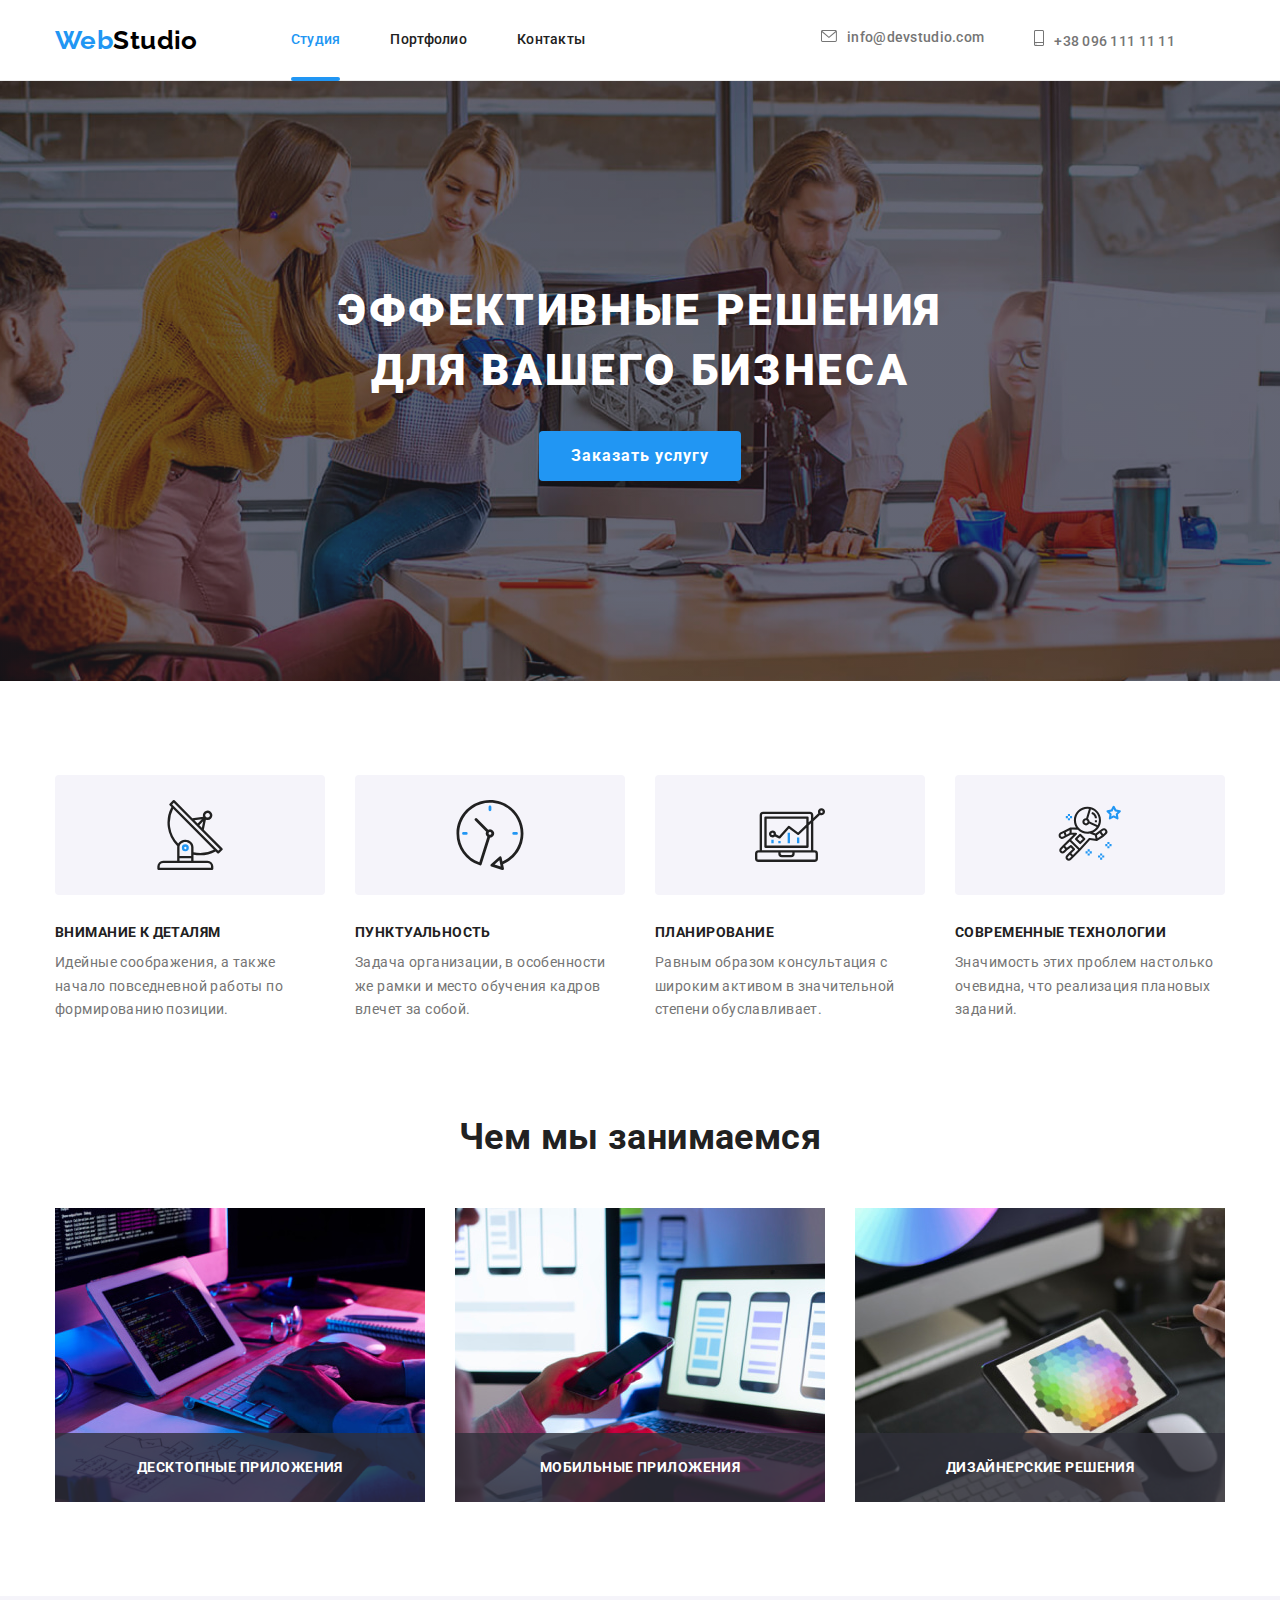
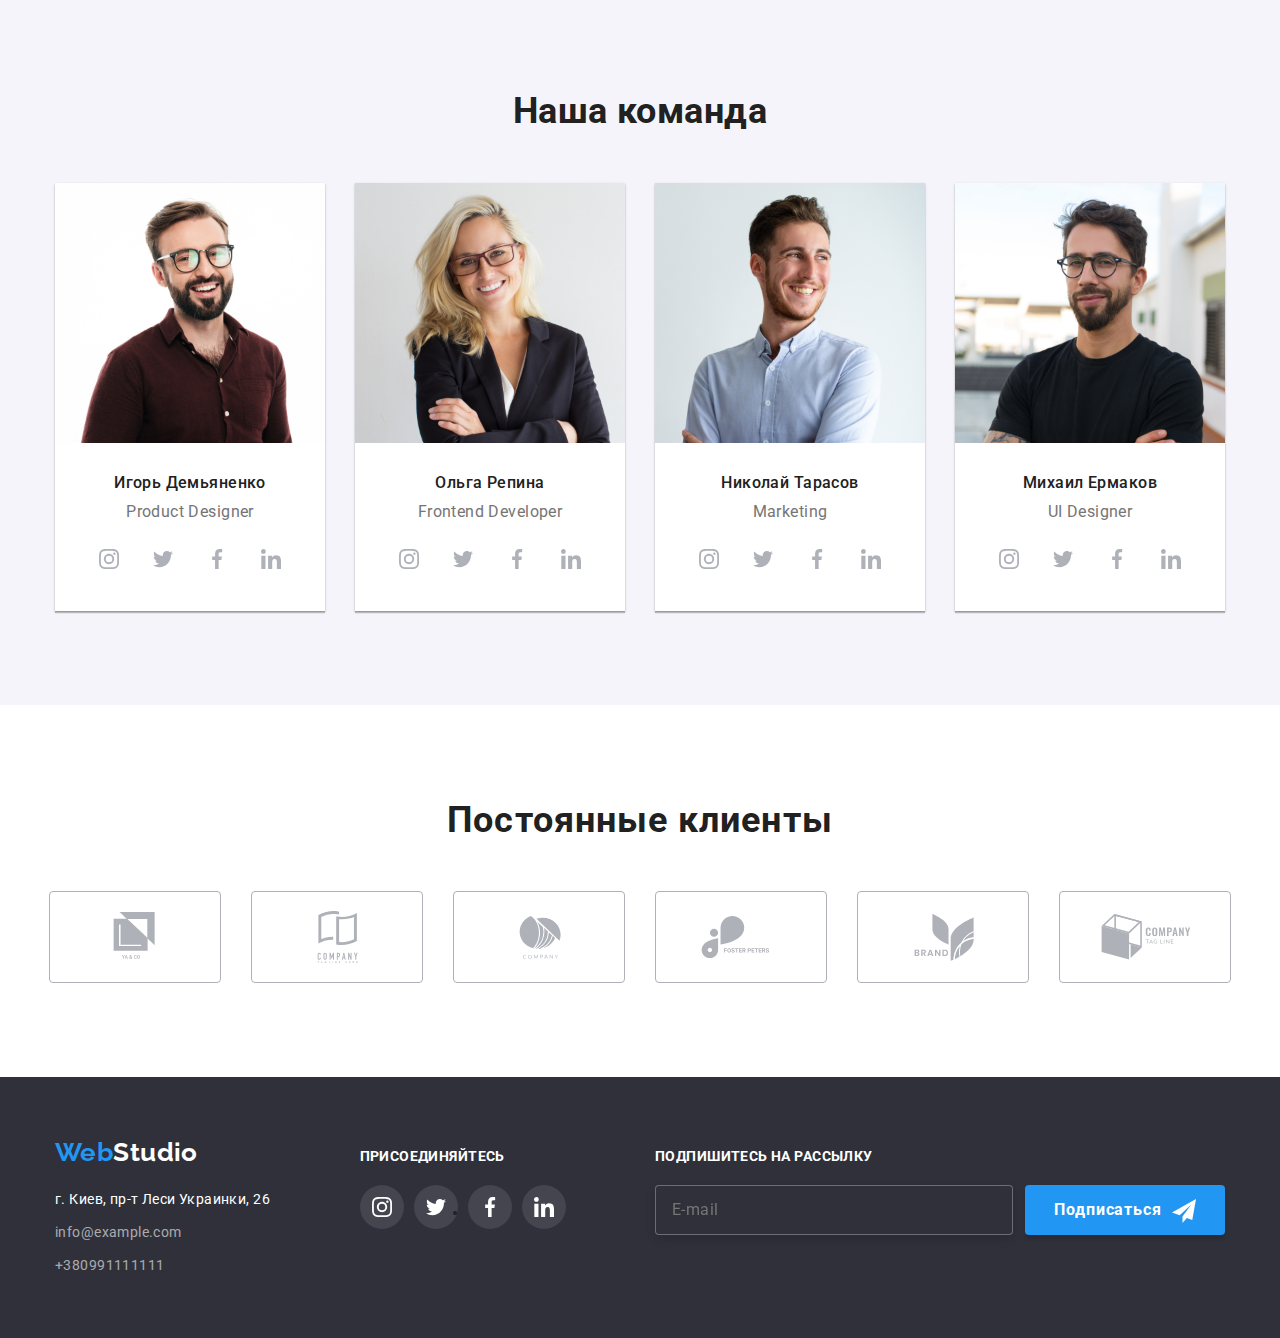
<file: index.html>
<!DOCTYPE html>
<html lang="ru">

<head>
    <meta charset="UTF-8" />
    <meta http-equiv="X-UA-Compatible" content="IE=edge" />
    <meta name="viewport" content="width=device-width, initial-scale=1.0" />
    <title lang="en">WebStudio</title>
    <link rel="stylesheet" href="https://cdn.jsdelivr.net/npm/modern-normalize@1.1.0/modern-normalize.min.css" />
    <link rel="preconnect" href="https://fonts.googleapis.com" />
    <link rel="preconnect" href="https://fonts.gstatic.com" crossorigin />
    <link href="https://fonts.googleapis.com/css2?family=Raleway:wght@700&family=Roboto:wght@400;500;700;900&display=swap" rel="stylesheet" />
    <link rel="stylesheet" href="./css/styles.css" />
</head>

<body>
    <!-- section header -->

    <header class="header">
        <div class="container header-container">
            <a class="header-logo logo link" href="" lang="en"><span class="logo-section">Web</span>Studio</a>
            <nav class="header-nav">
                <ul class="nav-list list">
                    <li class="nav-item">
                        <a class="nav-link link current" href="./index.html">Студия</a>
                    </li>
                    <li class="nav-item">
                        <a class="nav-link link" href="./portfolio.html">Портфолио</a>
                    </li>
                    <li class="nav-item">
                        <a class="nav-link link" href="">Контакты</a>
                    </li>
                </ul>
            </nav>

            <ul class="header-contact list">
                <li class="header-contact-item">
                    <a class="header-mail link" href="mailto:info@devstudio.com">
                        <svg class="icon-header" width="16" height="12">
                            <use href="./images/icons.svg#mail" aria-label="mail"></use>
                        </svg>info@devstudio.com</a>
                </li>
                <li class="header-contact-item">
                    <a class="header-phone link" href="tel:+380961111111">
                        <svg class="icon-header" width="10" height="16">
                            <use href="./images/icons.svg#phone" aria-label="phone"></use>
                        </svg>+38 096 111 11 11</a>
                </li>
            </ul>
        </div>
    </header>

    <!-- main section -->

    <main>
        <!-- section hero -->

        <section class="section-hero">
            <div class="container">
                <h1 class="hero-title">Эффективные решения для вашего бизнеса</h1>
                <button class="hero-btn" type="button" data-modal-open>Заказать услугу</button>
            </div>
        </section>

        <!-- section advantage -->

        <h2 class="visually-hidden">Преимущества</h2>

        <section class="section">
            <div class="container">
                <h2 class="visually-hidden">Преимущества</h2>
                <ul class="list-advantage list">
                    <li class="item-advantage">
                        <div class="icon-advantage-wrapper">
                            <svg width="70" height="70">
                                <use href="./images/icons.svg#antenna" aria-label="antenna"></use>
                            </svg>
                        </div>
                        <h3 class="title-advantage">Внимание к деталям</h3>
                        <p class="description-advantage">
                            Идейные соображения, а также начало повседневной работы по формированию позиции.
                        </p>
                    </li>
                    <li class="item-advantage">
                        <div class="icon-advantage-wrapper">
                            <svg width="70" height="70">
                                <use href="./images/icons.svg#clock" aria-label="clock"></use>
                            </svg>
                        </div>
                        <h3 class="title-advantage">Пунктуальность</h3>
                        <p class="description-advantage">
                            Задача организации, в особенности же рамки и место обучения кадров влечет за собой.
                        </p>
                    </li>
                    <li class="item-advantage">
                        <div class="icon-advantage-wrapper">
                            <svg width="70" height="70">
                                <use href="./images/icons.svg#diagram" aria-label="diagram"></use>
                            </svg>
                        </div>
                        <h3 class="title-advantage">Планирование</h3>
                        <p class="description-advantage">
                            Равным образом консультация с широким активом в значительной степени обуславливает.
                        </p>
                    </li>
                    <li class="item-advantage">
                        <div class="icon-advantage-wrapper">
                            <svg width="70" height="70">
                                <use href="./images/icons.svg#astronaut" aria-label="astronaut"></use>
                            </svg>
                        </div>
                        <h3 class="title-advantage">Современные технологии</h3>
                        <p class="description-advantage">
                            Значимость этих проблем настолько очевидна, что реализация плановых заданий.
                        </p>
                    </li>
                </ul>
            </div>
        </section>

        <!-- section examples -->

        <section class="section-examples section">
            <div class="container">
                <h2 class="title-examples">Чем мы занимаемся</h2>
                <ul class="list-examples list">
                    <li class="item-examples">
                        <img class="img-examples" src="./images/work-examples/work_examples_1.jpg" alt="фото 1" width="370" height="294" />
                        <div class="examples-wrapper">
                            <p class="examples-label">Десктопные приложения</p>
                        </div>
                    </li>
                    <li class="item-examples">
                        <img class="img-examples" src="./images/work-examples/work_examples_2.jpg" alt="фото 2" width="370" height="294" />
                        <div class="examples-wrapper">
                            <p class="examples-label">Мобильные приложения</p>
                        </div>
                    </li>
                    <li class="item-examples">
                        <img class="img-examples" src="./images/work-examples/work_examples_3.jpg" alt="фото 3" width="370" height="294" />
                        <div class="examples-wrapper">
                            <p class="examples-label">Дизайнерские решения</p>
                        </div>
                    </li>
                </ul>
            </div>
        </section>

        <!-- section our team -->

        <section class="section-team section">
            <div class="container">
                <h2 class="title-team">Наша команда</h2>
                <ul class="list-team list">
                    <li class="item-team">
                        <img class="img-team" src="./images/our-team/Ihor_Demyanenko.jpg" alt="photo Ihor Demyanenko" width="270" height="260" />
                        <div class="block-description-team">
                            <h3 class="list-title-team">Игорь Демьяненко</h3>
                            <p class="description-team" lang="en">Product Designer</p>
                            <ul class="sotial-link">
                                <li class="social-icon-list list">
                                    <a class="social-link-icon" href="">
                                        <svg class="social-icon" width="20" height="20">
                                            <use href="./images/icons.svg#instagram" aria-label="instagram"></use>
                                        </svg>
                                    </a>
                                </li>
                                <li class="social-icon-list list">
                                    <a class="social-link-icon" href="">
                                        <svg class="social-icon" width="20" height="20">
                                            <use href="./images/icons.svg#twitter" aria-label="twitter"></use>
                                        </svg>
                                    </a>
                                </li>
                                <li class="social-icon-list list">
                                    <a class="social-link-icon" href="">
                                        <svg class="social-icon" width="20" height="20">
                                            <use href="./images/icons.svg#facebook" aria-label="facebook"></use>
                                        </svg>
                                    </a>
                                </li>
                                <li class="social-icon-list list">
                                    <a class="social-link-icon" href="">
                                        <svg class="social-icon" width="20" height="20">
                                            <use href="./images/icons.svg#linkedin" aria-label="linkedin"></use>
                                        </svg>
                                    </a>
                                </li>
                            </ul>
                        </div>
                    </li>
                    <li class="item-team">
                        <img class="img-team" src="./images/our-team/Olga_Repina.jpg" alt="photo Olha Repina" width="270" height="260" />
                        <div class="block-description-team">
                            <h3 class="list-title-team">Ольга Репина</h3>
                            <p class="description-team" lang="en">Frontend Developer</p>
                            <ul class="sotial-link">
                                <li class="social-icon-list list">
                                    <a class="social-link-icon" href="">
                                        <svg class="social-icon" width="20" height="20">
                                            <use href="./images/icons.svg#instagram" aria-label="instagram"></use>
                                        </svg>
                                    </a>
                                </li>
                                <li class="social-icon-list list">
                                    <a class="social-link-icon" href="">
                                        <svg class="social-icon" width="20" height="20">
                                            <use href="./images/icons.svg#twitter" aria-label="twitter"></use>
                                        </svg>
                                    </a>
                                </li>
                                <li class="social-icon-list list">
                                    <a class="social-link-icon" href="">
                                        <svg class="social-icon" width="20" height="20">
                                            <use href="./images/icons.svg#facebook" aria-label="facebook"></use>
                                        </svg>
                                    </a>
                                </li>
                                <li class="social-icon-list list">
                                    <a class="social-link-icon" href="">
                                        <svg class="social-icon" width="20" height="20">
                                            <use href="./images/icons.svg#linkedin" aria-label="linkedin"></use>
                                        </svg>
                                    </a>
                                </li>
                            </ul>
                        </div>
                    </li>
                    <li class="item-team">
                        <img class="img-team" src="./images/our-team/Nicolay_Tarasov.jpg" alt="photo Nikolay Tarasov" width="270" height="260" />
                        <div class="block-description-team">
                            <h3 class="list-title-team">Николай Тарасов</h3>
                            <p class="description-team" lang="en">Marketing</p>
                            <ul class="sotial-link">
                                <li class="social-icon-list list">
                                    <a class="social-link-icon" href="">
                                        <svg class="social-icon" width="20" height="20">
                                            <use href="./images/icons.svg#instagram" aria-label="instagram"></use>
                                        </svg>
                                    </a>
                                </li>
                                <li class="social-icon-list list">
                                    <a class="social-link-icon" href="">
                                        <svg class="social-icon" width="20" height="20">
                                            <use href="./images/icons.svg#twitter" aria-label="twitter"></use>
                                        </svg>
                                    </a>
                                </li>
                                <li class="social-icon-list list">
                                    <a class="social-link-icon" href="">
                                        <svg class="social-icon" width="20" height="20">
                                            <use href="./images/icons.svg#facebook" aria-label="facebook"></use>
                                        </svg>
                                    </a>
                                </li>
                                <li class="social-icon-list list">
                                    <a class="social-link-icon" href="">
                                        <svg class="social-icon" width="20" height="20">
                                            <use href="./images/icons.svg#linkedin" aria-label="linkedin"></use>
                                        </svg>
                                    </a>
                                </li>
                            </ul>
                        </div>
                    </li>
                    <li class="item-team">
                        <img class="img-team" src="./images/our-team/Mychail_Ermakov.jpg" alt="photo Mykhail Ermakov" width="270" height="260" />
                        <div class="block-description-team">
                            <h3 class="list-title-team">Михаил Ермаков</h3>
                            <p class="description-team" lang="en">UI Designer</p>
                            <ul class="sotial-link">
                                <li class="social-icon-list list">
                                    <a class="social-link-icon" href="">
                                        <svg class="social-icon" width="20" height="20">
                                            <use href="./images/icons.svg#instagram" aria-label="instagram"></use>
                                        </svg>
                                    </a>
                                </li>
                                <li class="social-icon-list list">
                                    <a class="social-link-icon" href="">
                                        <svg class="social-icon" width="20" height="20">
                                            <use href="./images/icons.svg#twitter" aria-label="twitter"></use>
                                        </svg>
                                    </a>
                                </li>
                                <li class="social-icon-list list">
                                    <a class="social-link-icon" href="">
                                        <svg class="social-icon" width="20" height="20">
                                            <use href="./images/icons.svg#facebook" aria-label="facebook"></use>
                                        </svg>
                                    </a>
                                </li>
                                <li class="social-icon-list list">
                                    <a class="social-link-icon" href="">
                                        <svg class="social-icon" width="20" height="20">
                                            <use href="./images/icons.svg#linkedin" aria-label="linkedin"></use>
                                        </svg>
                                    </a>
                                </li>
                            </ul>
                        </div>
                    </li>
                </ul>
            </div>
        </section>

        <!-- regular customers -->

        <section class="regular-customers section">
            <h2 class="title-customers">Постоянные клиенты</h2>
            <div class="customers-wrapper">
                <ul class="customers-list list">
                    <li class="customers-item">
                        <a class="customers-link " href="">
                            <svg class="customers-icon" width="170" height="90">
                                <use href="./images/icons.svg#Client-1" aria-label="Client-1"></use>
                            </svg>
                        </a>
                    </li>
                    <li class="customers-item">
                        <a href="" class="customers-link">
                            <svg width="170" height="90" class="customers-icon">
                                <use href="./images/icons.svg#Client-2" aria-label="Client-2"></use>
                            </svg>
                        </a>
                    </li>
                    <li class="customers-item">
                        <a href="" class="customers-link">
                            <svg width="170" height="90" class="customers-icon">
                                <use href="./images/icons.svg#Client-3" aria-label="Client-3"></use>
                            </svg>
                        </a>
                    </li>
                    <li class="customers-item">
                        <a href="" class="customers-link">
                            <svg width="170" height="90" class="customers-icon">
                                <use href="./images/icons.svg#Client-4" aria-label="Client-4"></use>
                            </svg>
                        </a>
                    </li>
                    <li class="customers-item">
                        <a href="" class="customers-link">
                            <svg width="170" height="90" class="customers-icon">
                                <use href="./images/icons.svg#Client-5" aria-label="Client-5"></use>
                            </svg>
                        </a>
                    </li>
                    <li class="customers-item">
                        <a href="" class="customers-link">
                            <svg width="170" height="90" class="customers-icon">
                                <use href="./images/icons.svg#Client-6" aria-label="Client-6"></use>
                            </svg>
                        </a>
                    </li>
                </ul>
            </div>
        </section>
    </main>

    <!-- section footer -->

    <footer class="footer">
        <div class="container container-wrapper-footer">
            <div class="footer-first-part">
                <a class="footer-logo logo link" href="" lang="en"><span class="logo-section">Web</span>Studio</a>
                <adress>
                    <ul class="list footer-nav-list">
                        <li class="footer-nav">
                            <a class="footer-adress">г. Киев, пр-т Леси Украинки, 26</a>
                        </li>
                        <li class="footer-nav">
                            <a class="footer-link-mail link" href="info@example.com">info@example.com</a>
                        </li>
                        <li class="footer-nav">
                            <a class="footer-link-phone link" href="tel:+380991111111">+380991111111</a>
                        </li>
                    </ul>
                </adress>
            </div>
            <div class="footer-second-part">
                <b class="join">Присоединяйтесь</b>
                <ul class="sotial-link-footer">
                    <li class="social-icon-list-footer list">
                        <a class="social-link-icon-footer" href="">
                            <svg class="social-icon-footer" width="20" height="20">
                                <use href="./images/icons.svg#instagram" aria-label="instagram"></use>
                            </svg>
                        </a>
                    </li>
                    <li class="social-icon-list-footer list">
                        <a class="social-link-icon-footer" href="">
                            <svg class="social-icon-footer" width="20" height="20">
                                <use href="./images/icons.svg#twitter" aria-label="twitter"></use>
                            </svg>
                        </a>
                    </li>
                    <li class="social-icon-list list-footer">
                        <a class="social-link-icon-footer" href="">
                            <svg class="social-icon-footer" width="20" height="20">
                                <use href="./images/icons.svg#facebook" aria-label="facebook"></use>
                            </svg>
                        </a>
                    </li>
                    <li class="social-icon-list-footer list">
                        <a class="social-link-icon-footer" href="">
                            <svg class="social-icon-footer" width="20" height="20">
                                <use href="./images/icons.svg#linkedin" aria-label="linkedin"></use>
                            </svg>
                        </a>
                    </li>
                </ul>
            </div>
            <div class="form-part">
                <form action="#" class="form-footer">
                    <b class="footer-action">Подпишитесь на рассылку</b>
                    <label class="form-subscription">
                    <input class="footer-input" type="email" name="user-email" placeholder="E-mail">
                    <button class="footer-form-btn" type="submit">Подписаться
                        <svg class="form-icon-footer" width="24" height="24">
                            <use href="./images/icons.svg#icon-send" aria-label="telegram"></use>
                        </svg>
                    </button>
                </label>
                </form>
            </div>
        </div>
    </footer>

    <div class="backdrop is-hidden" data-modal>
        <div class="modal">
            <button type="button" class="modal-close-btn" data-modal-close>
                <svg width="11" height="11">
                    <use href="./images/icons.svg#close" aria-label="close-button"></use>
                </svg>

            </button>
            <form class="modal-form" action="#">
                <b class="form-action">Оставьте свои данные, мы вам перезвоним</b>

                <label class="form-description">Имя
                    <span class="form-input-wrapper">
                        <input class="form-cell" name="user-name" type="text">
                        <svg class="form-icon" width="18" height="18">
                            <use href="./images/icons.svg#phone-black" aria-label="phone"></use>
                        </svg>
                    </span>

                </label>


                <label class="form-description">Телефон
                    <span class="form-input-wrapper">
                        <input class="form-cell" name="user-phone" type="tel">
                        <svg class="form-icon" width="18" height="18">
                            <use href="./images/icons.svg#person-black" aria-label="phone"></use>
                        </svg>
                    </span>
                </label>


                <label class="form-description">Почта
                    <span class="form-input-wrapper">
                        <input class="form-cell" name="user-email" type="email">
                        <svg class="form-icon" width="18" height="18">
                            <use href="./images/icons.svg#email-black" aria-label="phone"></use>
                        </svg>
                    </span>
                </label>


                <label class="form-description">Комментарий

                    <textarea class="form-message" name="user-message" placeholder="Введите текст"></textarea>
                </label>



                <label class="form-agreement" for="policy-check">
                    <input class="form-checkbox visually-hidden" name="user-checkbox" type="checkbox" id="policy-check">
                    <span class="form-check"></span>Соглашаюсь с рассылкой и принимаю <a class="form-policy" href=""> Условия договора</a>
            </label>


                <button class="form-send-btn" type="submit">Отправить</button>

            </form>
        </div>
    </div>
    <script src="./js/modal.js"></script>
</body>

</html>
</file>
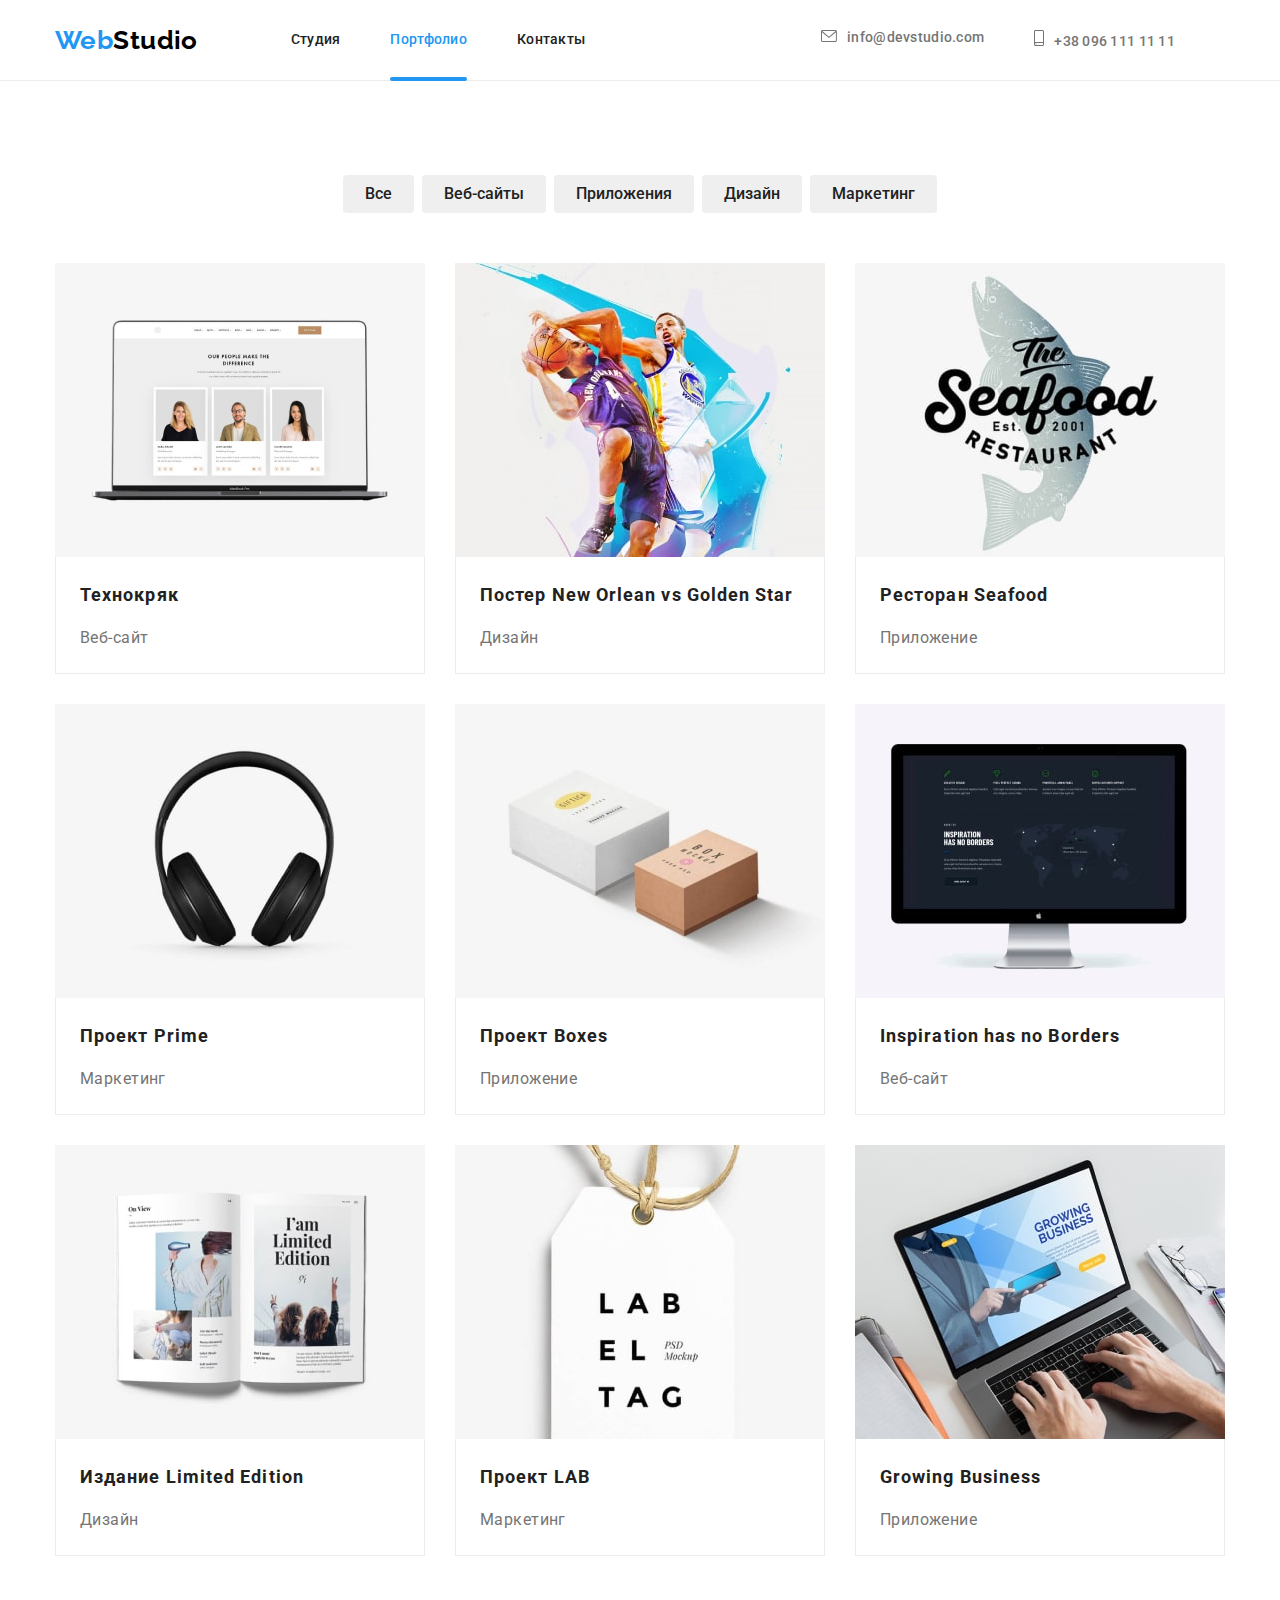
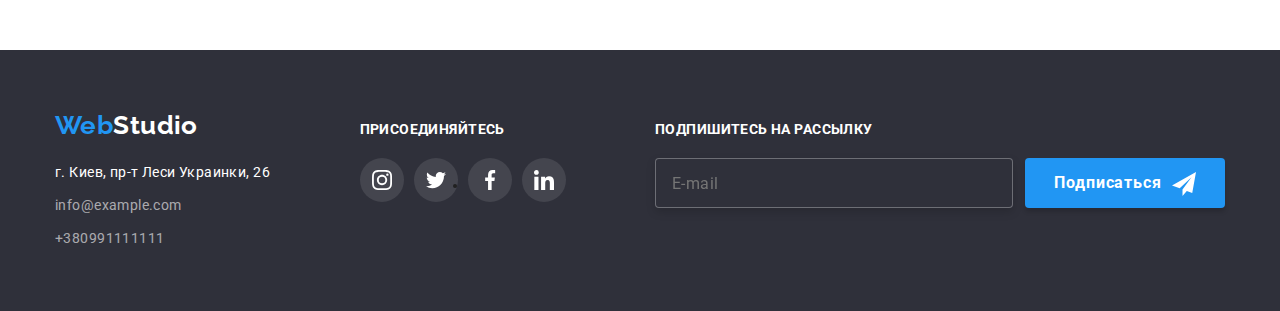
<file: portfolio.html>
<!DOCTYPE html>
<html lang="ru">

<head>
    <meta charset="UTF-8" />
    <meta http-equiv="X-UA-Compatible" content="IE=edge" />
    <meta name="viewport" content="width=device-width, initial-scale=1.0" />
    <title>Document</title>
    <link rel="stylesheet" href="https://cdn.jsdelivr.net/npm/modern-normalize@1.1.0/modern-normalize.min.css" />
    <link rel="preconnect" href="https://fonts.googleapis.com" />
    <link rel="preconnect" href="https://fonts.gstatic.com" crossorigin />
    <link href="https://fonts.googleapis.com/css2?family=Raleway:wght@700&family=Roboto:wght@400;500;700;900&display=swap" rel="stylesheet" />
    <link rel="stylesheet" href="./css/styles.css" />
</head>

<body>
    <!-- section header -->

    <header class="header">
        <div class="container header-container">
            <a class="header-logo logo link" href="" lang="en"><span class="logo-section">Web</span>Studio</a>
            <nav class="header-nav">
                <ul class="nav-list list">
                    <li class="nav-item">
                        <a class="nav-link link" href="./index.html">Студия</a>
                    </li>
                    <li class="nav-item">
                        <a class="nav-link link current" href="./portfolio.html">Портфолио</a>
                    </li>
                    <li class="nav-item">
                        <a class="nav-link link" href="">Контакты</a>
                    </li>
                </ul>
            </nav>

            <ul class="header-contact list">
                <li class="header-contact-item">
                    <a class="header-mail link" href="mailto:info@devstudio.com">
                        <svg class="icon-header" width="16" height="12">
                            <use href="./images/icons.svg#mail" aria-label="mail"></use>
                        </svg>info@devstudio.com</a>
                </li>
                <li class="header-contact-item">
                    <a class="header-phone link" href="tel:+380961111111">
                        <svg class="icon-header" width="10" height="16">
                            <use href="./images/icons.svg#phone" aria-label="phone"></use>
                        </svg>+38 096 111 11 11</a>
                </li>
            </ul>
        </div>
    </header>

    <!-- main section -->

    <main class="main-container">


        <section class="section">
            <div class="container">
                <h1 class="visually-hidden">Портфолио</h1>
                <ul class="btn-list list">
                    <li class="btn-item">
                        <button class="btn" type="button">Все</button>
                    </li>
                    <li class="btn-item">
                        <button class="btn" type="button">Веб-сайты</button>
                    </li>
                    <li class="btn-item">
                        <button class="btn" type="button">Приложения</button>
                    </li>
                    <li class="btn-item">
                        <button class="btn" type="button">Дизайн</button>
                    </li>
                    <li class="btn-item">
                        <button class="btn" type="button">Маркетинг</button>
                    </li>
                </ul>


                <ul class="list-portfolio list">
                    <li class="item-portfolio">
                        <a class="link-portfolio link" href="">
                            <div class="position-wrapper">
                                <img class="img-portfolio" src="./images/image-portfolio/img-min.jpg" alt="" width="370" height="294" />
                                <p class="overlay">Технокряк это современная площадка распространения коронавируса. Компании используют эту платформу для цифрового шпионажа и атак на защищённые сервера конкурентов</p>
                            </div>
                            <div class="description-portfolio">
                                <h2 class="title-portfolio">Технокряк</h2>
                                <p class="name-portfolio">Веб-сайт</p>
                            </div>
                        </a>
                    </li>
                    <li class="item-portfolio">
                        <a class="link-portfolio link" href="">
                            <div class="position-wrapper">
                                <img class="img-portfolio" src="./images/image-portfolio/img-1-min.jpg" alt="" width="370" height="294" />
                                <p class="overlay">Технокряк это современная площадка распространения коронавируса. Компании используют эту платформу для цифрового шпионажа и атак на защищённые сервера конкурентов</p>
                            </div>
                            <div class="description-portfolio">
                                <h2 class="title-portfolio">Постер New Orlean vs Golden Star</h2>
                                <p class="name-portfolio">Дизайн</p>
                            </div>
                        </a>
                    </li>
                    <li class="item-portfolio">
                        <a class="link-portfolio link" href="">
                            <div class="position-wrapper">
                                <img class="img-portfolio" src="./images/image-portfolio/img-2-min.jpg" alt="" width="370" height="294" />
                                <p class="overlay">Технокряк это современная площадка распространения коронавируса. Компании используют эту платформу для цифрового шпионажа и атак на защищённые сервера конкурентов</p>
                            </div>
                            <div class="description-portfolio">
                                <h2 class="title-portfolio">Ресторан Seafood</h2>
                                <p class="name-portfolio">Приложение</p>
                            </div>
                        </a>
                    </li>
                    <li class="item-portfolio">
                        <a class="link-portfolio link" href="">
                            <div class="position-wrapper">
                                <img class="img-portfolio" src="./images/image-portfolio/img-3-min.jpg" alt="" width="370" height="294" />
                                <p class="overlay">Технокряк это современная площадка распространения коронавируса. Компании используют эту платформу для цифрового шпионажа и атак на защищённые сервера конкурентов</p>
                            </div>
                            <div class="description-portfolio">
                                <h2 class="title-portfolio">Проект Prime</h2>
                                <p class="name-portfolio">Маркетинг</p>
                            </div>
                        </a>
                    </li>
                    <li class="item-portfolio">
                        <a class="link-portfolio link" href="">
                            <div class="position-wrapper">
                                <img class="img-portfolio" src="./images/image-portfolio/img-4-min.jpg" alt="" width="370" height="294" />
                                <p class="overlay">Технокряк это современная площадка распространения коронавируса. Компании используют эту платформу для цифрового шпионажа и атак на защищённые сервера конкурентов</p>
                            </div>
                            <div class="description-portfolio">
                                <h2 class="title-portfolio">Проект Boxes</h2>
                                <p class="name-portfolio">Приложение</p>
                            </div>
                        </a>
                    </li>
                    <li class="item-portfolio">
                        <a class="link-portfolio link" href="">
                            <div class="position-wrapper">
                                <img class="img-portfolio" src="./images/image-portfolio/img-5-min.jpg" alt="" width="370" height="294" />
                                <p class="overlay">Технокряк это современная площадка распространения коронавируса. Компании используют эту платформу для цифрового шпионажа и атак на защищённые сервера конкурентов</p>
                            </div>
                            <div class="description-portfolio">
                                <h2 class="title-portfolio">Inspiration has no Borders</h2>
                                <p class="name-portfolio">Веб-сайт</p>
                            </div>
                        </a>
                    </li>
                    <li class="item-portfolio">
                        <a class="link-portfolio link" href="">
                            <div class="position-wrapper">
                                <img class="img-portfolio" src="./images/image-portfolio/img-6-min.jpg" alt="" width="370" height="294" />
                                <p class="overlay">Технокряк это современная площадка распространения коронавируса. Компании используют эту платформу для цифрового шпионажа и атак на защищённые сервера конкурентов</p>
                            </div>
                            <div class="description-portfolio">
                                <h2 class="title-portfolio">Издание Limited Edition</h2>
                                <p class="name-portfolio">Дизайн</p>
                            </div>
                        </a>
                    </li>
                    <li class="item-portfolio">
                        <a class="link-portfolio link" href="">
                            <div class="position-wrapper">
                                <img class="img-portfolio" src="./images/image-portfolio/img-7-min.jpg" alt="" width="370" height="294" />
                                <p class="overlay">Технокряк это современная площадка распространения коронавируса. Компании используют эту платформу для цифрового шпионажа и атак на защищённые сервера конкурентов</p>
                            </div>
                            <div class="description-portfolio">
                                <h2 class="title-portfolio">Проект LAB</h2>
                                <p class="name-portfolio">Маркетинг</p>
                            </div>
                        </a>
                    </li>
                    <li class="item-portfolio">
                        <a class="link-portfolio link" href="">
                            <div class="position-wrapper">
                                <img class="img-portfolio" src="./images/image-portfolio/img-8-min.jpg" alt="" width="370" height="294" />
                                <p class="overlay">Технокряк это современная площадка распространения коронавируса. Компании используют эту платформу для цифрового шпионажа и атак на защищённые сервера конкурентов</p>
                            </div>
                            <div class="description-portfolio">
                                <h2 class="title-portfolio">Growing Business</h2>
                                <p class="name-portfolio">Приложение</p>
                            </div>
                        </a>
                    </li>
                </ul>
            </div>
        </section>
    </main>

    <!-- section footer -->

    <footer class="footer">
        <div class="container container-wrapper-footer">
            <div class="footer-first-part">
                <a class="footer-logo logo link" href="" lang="en"><span class="logo-section">Web</span>Studio</a>
                <adress>
                    <ul class="list">
                        <li class="footer-nav">
                            <a class="footer-adress">г. Киев, пр-т Леси Украинки, 26</a>
                        </li>
                        <li class="footer-nav">
                            <a class="footer-link-mail link" href="info@example.com">info@example.com</a>
                        </li>
                        <li class="footer-nav">
                            <a class="footer-link-phone link" href="tel:+380991111111">+380991111111</a>
                        </li>
                    </ul>
                </adress>
            </div>
            <div class="footer-second-part">
                <b class="join">Присоединяйтесь</b>
                <ul class="sotial-link-footer">
                    <li class="social-icon-list-footer list">
                        <a class="social-link-icon-footer" href="">
                            <svg class="social-icon-footer" width="20" height="20">
                                <use href="./images/icons.svg#instagram" aria-label="instagram"></use>
                            </svg>
                        </a>
                    </li>
                    <li class="social-icon-list-footer list">
                        <a class="social-link-icon-footer" href="">
                            <svg class="social-icon-footer" width="20" height="20">
                                <use href="./images/icons.svg#twitter" aria-label="twitter"></use>
                            </svg>
                        </a>
                    </li>
                    <li class="social-icon-list list-footer">
                        <a class="social-link-icon-footer" href="">
                            <svg class="social-icon-footer" width="20" height="20">
                                <use href="./images/icons.svg#facebook" aria-label="facebook"></use>
                            </svg>
                        </a>
                    </li>
                    <li class="social-icon-list-footer list">
                        <a class="social-link-icon-footer" href="">
                            <svg class="social-icon-footer" width="20" height="20">
                                <use href="./images/icons.svg#linkedin" aria-label="linkedin"></use>
                            </svg>
                        </a>
                    </li>
                </ul>
            </div>
            <div class="form-part">
                <form action="#" class="form-footer">
                    <b class="footer-action">Подпишитесь на рассылку</b>
                    <label class="form-subscription">
                    <input class="footer-input" type="email" name="user-email" placeholder="E-mail">
                    <button class="footer-form-btn" type="submit">Подписаться
                        <svg class="form-icon-footer" width="24" height="24">
                            <use href="./images/icons.svg#icon-send" aria-label="telegram"></use>
                        </svg>
                    </button>
                </label>
                </form>
            </div>
        </div>
    </footer>
</body>

</html>
</file>
<file: css/styles.css>
/* font-family: 'Raleway', sans-serif;
font-family: 'Roboto', sans-serif; */


/* базовой сброс стилей */

h1,
h2,
h3,
h4,
h5,
h6,
p {
    margin: 0;
}

ul,
ol {
    margin: 0;
    padding: 0;
}

img {
    display: block;
    max-width: 100%;
    height: auto;
}

.link {
    text-decoration: none;
}

.list {
    list-style: none;
}

.visually-hidden {
    position: absolute;
    width: 1px;
    height: 1px;
    margin: -1px;
    border: 0;
    padding: 0;
    white-space: nowrap;
    clip-path: inset(100%);
    clip: rect(0 0 0 0);
    overflow: hidden;
}

.container {
    width: 1200px;
    padding-left: 15px;
    padding-right: 15px;
    margin-left: auto;
    margin-right: auto;
}

.section {
    padding-bottom: 94px;
    padding-top: 94px;
}

:root {
    /* color */
    --main-color: #212121;
    --secondary-color: #757575;
    --accent-color: #2196f3;
    --primary-dark: #000000;
    --primary-light: #ffffff;
    --adress-color: rgba(255, 255, 255, 0.6);
    --btn-color: #188ce8;
    --background-color: #f5f4fa;
    --border-color: #ececec;
    /* theme */
    --dark-theme-color: #2f303a;
    /* text */
    --main-font: 'Roboto', sans-serif;
    --secondary-font: 'Raleway', sans-serif;
}

body {
    font-family: var(--main-font);
    font-size: 14px;
    font-weight: 400;
    color: var(--main-color);
    letter-spacing: 0.03em;
}


/* logo*/

.logo {
    font-family: var(--secondary-font);
    font-weight: 700;
    font-size: 26px;
    line-height: 1.19;
}

.header-logo {
    display: block;
    padding-top: 24px;
    padding-bottom: 24px;
    color: var(--primary-dark);
    margin-right: 93px;
}

.header-logo:focus {
    outline: 1px solid var(--accent-color);
}

.logo-section {
    color: var(--accent-color);
}


/* header */

.header {
    /* background-color: SandyBrown; */
    border-bottom: 1px solid var(--border-color);
}

.header-container {
    display: flex;
    align-items: center;
}

.nav-list {
    display: flex;
    align-items: center;
}

.nav-item:not(:last-child) {
    margin-right: 50px;
}

.nav-link {
    display: block;
    padding-top: 32px;
    padding-bottom: 32px;
}

.nav-link {
    position: relative;
    font-weight: 500;
    line-height: 1.14;
    letter-spacing: 0.02em;
    color: var(--main-color);
    transition: color 250ms cubic-bezier(0.4, 0, 0.2, 1);
}

.nav-link:hover,
.nav-link:focus {
    outline: transparent;
    color: var(--accent-color);
}

.nav-link.current {
    color: var(--accent-color);
}

.current::after {
    content: "";
    display: block;
    margin-top: 28px;
    width: 100%;
    height: 4px;
    border-radius: 2px;
    background-color: var(--accent-color);
    position: absolute;
    left: 0;
    bottom: 0;
    bottom: -1px;
}

.header-contact {
    display: flex;
    margin-left: auto;
}

.header-contact-item {
    margin-right: 50px;
}

.icon-header {
    margin-right: 10px;
    fill: currentColor;
}

.header-mail {
    display: block;
    padding-top: 24px;
    padding-bottom: 24px;
    font-weight: 500;
    line-height: 1.14;
    letter-spacing: 0.02em;
    color: var(--secondary-color);
    transition: color 250ms cubic-bezier(0.4, 0, 0.2, 1);
}

.header-mail:hover,
.header-mail:focus {
    outline: transparent;
    color: var(--accent-color);
}

.header-phone {
    display: block;
    padding-top: 24px;
    padding-bottom: 24px;
    font-weight: 500;
    line-height: 1.14;
    letter-spacing: 0.02em;
    color: var(--secondary-color);
    transition: color 250ms cubic-bezier(0.4, 0, 0.2, 1);
}

.header-phone:hover,
.header-phone:focus {
    outline: transparent;
    color: var(--accent-color);
}


/* section hero */

.section-hero {
    margin: 0 auto;
    background-image: linear-gradient(rgb(47, 48, 58, 0.4), rgb(47, 48, 58, 0.4)), url(../images/fon.jpg);
    background-repeat: no-repeat;
    background-position: center;
    background-size: cover;
    max-width: 1600px;
    padding: 200px 0;
    background-color: var(--dark-theme-color);
    text-align: center;
}

.hero-title {
    width: 696px;
    margin-right: auto;
    margin-left: auto;
    margin-bottom: 30px;
    text-align: center;
    font-weight: 900;
    font-size: 44px;
    line-height: 1.36;
    letter-spacing: 0.06em;
    text-transform: uppercase;
    color: var(--primary-light);
}

.hero-btn {
    padding: 10px 32px;
    border-radius: 4px;
    border: transparent;
    font-family: inherit;
    font-weight: 700;
    font-size: 16px;
    line-height: 1.875;
    letter-spacing: 0.06em;
    background-color: var(--accent-color);
    color: var(--primary-light);
    transition: background-color 250ms cubic-bezier(0.4, 0, 0.2, 1);
}

.hero-btn:hover,
.hero-btn:focus {
    outline: transparent;
    background-color: var(--btn-color);
    border: 1px solid var(--btn-color);
}


/* ection advantage */

.list-advantage {
    display: flex;
    /* justify-content: space-between; */
}

.item-advantage {
    width: 270px;
}

.icon-advantage-wrapper {
    display: flex;
    margin-bottom: 30px;
    height: 120px;
    width: 270px;
    background-color: var(--background-color);
    border-radius: 4px;
    justify-content: center;
    align-items: center;
}

.item-advantage:not(:last-child) {
    margin-right: 30px;
}

.title-advantage {
    margin-bottom: 10px;
    font-size: 14px;
    font-weight: 700;
    line-height: 1.14;
    text-transform: uppercase;
}

.description-advantage {
    line-height: 1.71;
    color: var(--secondary-color);
}


/* section examples  */

.section-examples {
    /* background-color: SandyBrown; */
    padding-bottom: 94px;
    padding-top: 0;
}

.title-examples {
    margin-bottom: 50px;
    font-weight: 700;
    font-size: 36px;
    line-height: 1.17;
    text-align: center;
}

.list-examples {
    display: flex;
    justify-content: space-between;
}

.item-examples:not(:last-child) {
    margin-right: 30px;
}

.examples-wrapper {
    position: relative;
}

.examples-label {
    position: absolute;
    bottom: 0;
    width: 100%;
    padding-top: 27px;
    padding-bottom: 27px;
    font-weight: 700;
    font-size: 14px;
    line-height: 1.14;
    text-align: center;
    letter-spacing: 0.03em;
    text-transform: uppercase;
    color: var(--primary-light);
    background-color: rgba(47, 48, 58, 0.80);
}


/* section our team */

.section-team {
    background-color: var(--background-color);
}

.title-team {
    margin-bottom: 50px;
    font-weight: 700;
    font-size: 36px;
    line-height: 1.17;
    text-align: center;
}

.list-team {
    display: flex;
    justify-content: space-between;
    text-align: center;
}

.item-team {
    box-shadow: 0px 1px 3px rgba(0, 0, 0, 0.12), 0px 1px 1px rgba(0, 4, 4, 0.14), 0px 2px 1px rgba(1, 4, 6, 0.20);
}

.item-team:not(:last-child) {
    margin-right: 30px;
}

.block-description-team {
    background-color: var(--primary-light);
}

.list-title-team {
    display: block;
    margin-bottom: 10px;
    font-weight: 500;
    font-size: 16px;
    line-height: 1.19;
}

.block-description-team {
    padding-top: 30px;
    padding-bottom: 30px;
}

.description-team {
    display: block;
    font-size: 16px;
    line-height: 1.19;
    color: var(--secondary-color);
    margin-bottom: 16px;
}


/* social-link */

.sotial-link {
    display: flex;
    justify-content: center;
}

.social-link-icon {
    display: flex;
    justify-content: center;
    align-items: center;
    width: 44px;
    height: 44px;
    background-color: var(--primary-light);
    border-radius: 50%;
    transition: background-color 250ms cubic-bezier(0.4, 0, 0.2, 1);
}

.social-link-icon:hover,
.social-link-icon:focus {
    outline: transparent;
    background-color: var(--accent-color);
}

.social-icon-list:not(:last-child) {
    margin-right: 10px;
}

.social-icon {
    fill: #AFB1B8;
    transition: fill 250ms cubic-bezier(0.4, 0, 0.2, 1);
}

.social-link-icon:hover .social-icon,
.social-link-icon:focus .social-icon {
    outline: transparent;
    fill: var(--primary-light);
}


/* regular customers */

.title-customers {
    margin-bottom: 50px;
    font-weight: 700;
    font-size: 36px;
    line-height: 1.17;
    text-align: center;
    letter-spacing: 0.03em;
    color: var(--main-color);
}

.customers-list {
    display: flex;
    justify-content: center;
}

.customers-item:not(:last-child) {
    margin-right: 30px;
}

.customers-link {
    display: flex;
    border: 1px solid #AFB1B8;
    border-radius: 4px;
    fill: #AFB1B8;
    transition: fill 250ms cubic-bezier(0.4, 0, 0.2, 1);
}

.customers-link:hover,
.customers-link:focus {
    outline: transparent;
    border: 1px solid var(--accent-color);
    fill: var(--accent-color);
}


/* footer-logo */

.footer-logo {
    display: inline-block;
    margin-bottom: 20px;
    color: var(--primary-light);
}

.footer-logo:focus {
    outline: 1px solid var(--accent-color);
}


/* footer */

.footer {
    padding: 60px 0;
    background-color: var(--dark-theme-color);
}

.container-wrapper-footer {
    display: flex;
    align-items: baseline;
    justify-content: space-between;
}

.footer-nav:not(:last-child) {
    margin-bottom: 9px;
}

.footer-adress {
    font-style: normal;
    line-height: 1.71;
    color: var(--primary-light);
    transition: color 250ms cubic-bezier(0.4, 0, 0.2, 1);
}

.footer-adress:hover,
.footer-adress:focus {
    outline: transparent;
    color: var(--accent-color);
}

.footer-link-mail {
    line-height: 1.71;
    color: var(--adress-color);
    transition: color 250ms cubic-bezier(0.4, 0, 0.2, 1);
}

.footer-link-mail:hover,
.footer-link-mail:focus {
    outline: transparent;
    color: var(--accent-color);
}

.footer-link-phone {
    line-height: 1.71;
    color: var(--adress-color);
    transition: color 250ms cubic-bezier(0.4, 0, 0.2, 1);
}

.footer-link-phone:hover,
.footer-link-phone:focus {
    outline: transparent;
    color: var(--accent-color);
}


/* social-link-footer */

.join {
    display: block;
    margin-bottom: 20px;
    font-weight: 700;
    font-size: 14px;
    line-height: 1.14;
    letter-spacing: 0.03em;
    text-transform: uppercase;
    color: var(--primary-light);
}

.sotial-link-footer {
    display: flex;
    justify-content: center;
}

.social-link-icon-footer {
    display: flex;
    justify-content: center;
    align-items: center;
    width: 44px;
    height: 44px;
    background-color: rgba(255, 255, 255, 0.1);
    border-radius: 50%;
    transition: background-color 250ms cubic-bezier(0.4, 0, 0.2, 1);
}

.social-link-icon-footer:hover,
.social-link-icon-footer:focus {
    outline: transparent;
    background-color: var(--accent-color);
}

.social-icon-list-footer:not(:last-child) {
    margin-right: 10px;
}

.social-icon-footer {
    fill: var(--primary-light);
}


/* footer-form */

.form-footer {
    display: flex;
    flex-direction: column;
}

.footer-action {
    display: block;
    font-weight: 700;
    font-size: 14px;
    line-height: 1.14;
    letter-spacing: 0.03em;
    text-transform: uppercase;
    color: var(--primary-light);
    margin-bottom: 20px;
}

.form-subscription {
    display: flex;
}

.footer-input {
    margin-right: 12px;
    width: 358px;
    height: 50px;
    border: 1px solid rgba(255, 255, 255, 0.3);
    filter: drop-shadow(0px 4px 4px rgba(0, 0, 0, 0.15));
    border-radius: 4px;
    background-color: rgba(47, 48, 58, 1);
    font-weight: 400;
    font-size: 16px;
    line-height: 1.25;
    letter-spacing: 0.03em;
    color: rgba(255, 255, 255, 0.6);
    padding-left: 16px;
    outline: transparent;
    transition: border 250ms cubic-bezier(0.4, 0, 0.2, 1);
}

.footer-input:focus {
    border: 1px solid var(--accent-color);
    border-radius: 4px;
    outline: transparent;
}


/* .footer-input:focus::placeholder {
    color: var(--accent-color);
} */

.footer-form-btn {
    justify-content: center;
    display: flex;
    align-items: center;
    width: 200px;
    height: 50px;
    background: var(--accent-color);
    box-shadow: 0px 4px 4px rgba(0, 0, 0, 0.15);
    border-radius: 4px;
    border: transparent;
    font-weight: 700;
    font-size: 16px;
    line-height: 1.88;
    letter-spacing: 0.06em;
    color: var(--primary-light);
    cursor: pointer;
    transition: background-color 250ms cubic-bezier(0.4, 0, 0.2, 1);
}

.footer-form-btn:hover,
.footer-form-btn:focus {
    outline: transparent;
    background-color: var(--btn-color);
    border-radius: 4px;
}

.form-icon-footer {
    margin-top: 13px;
    margin-left: 10px;
    align-self: baseline;
}


/* portfolio */

.btn-list {
    margin-bottom: 50px;
    display: flex;
    justify-content: center;
}

.btn-item:not(:last-child) {
    margin-right: 8px;
}

.btn-item {
    background: var(--btn-background-color);
}

.btn {
    padding: 6px 22px;
    font-family: inherit;
    font-weight: 500;
    font-size: 16px;
    line-height: 1.62;
    color: var(--main-color);
    cursor: pointer;
    border: 0;
    border-radius: 4px;
    transition: background-color 250ms cubic-bezier(0.4, 0, 0.2, 1);
    transition: color 250ms cubic-bezier(0.4, 0, 0.2, 1);
}

.btn:hover,
.btn:focus {
    outline: transparent;
    background-color: var(--btn-color);
    border-radius: 4px;
    color: var(--primary-light);
}


/* list-portfolio */

.list-portfolio {
    margin: -15px;
    display: flex;
    flex-wrap: wrap;
}

.item-portfolio {
    flex-basis: calc((100% - 90px) / 3);
    margin: 15px;
}

.link-portfolio {
    display: block;
    transition: box-shadow 250ms cubic-bezier(0.4, 0, 0.2, 1);
}

.link-portfolio:hover,
.link-portfolio:focus {
    outline: transparent;
    box-shadow: 0px 1px 1px rgba(0, 0, 0, 0.12), 0px 1px 1px rgba(0, 4, 4, 0.06), 0px 1px 1px rgba(1, 4, 6, 0.16);
}

.img-portfolio {
    display: block;
}

.description-portfolio {
    padding: 20px 24px;
    border-bottom: 1px solid var(--border-color);
    border-right: 1px solid var(--border-color);
    border-left: 1px solid var(--border-color);
}

.title-portfolio {
    margin-bottom: 10px;
    font-weight: 700;
    font-size: 18px;
    line-height: 2;
    letter-spacing: 0.06em;
    color: var(--main-color);
}

.name-portfolio {
    font-size: 16px;
    line-height: 1.88;
    color: var(--secondary-color);
}


/* overlay */

.position-wrapper {
    position: relative;
    overflow: hidden;
}

.overlay {
    position: absolute;
    top: 0;
    left: 0;
    width: 100%;
    height: 100%;
    background-color: rgba(33, 150, 243, 0.9);
    font-size: 18px;
    line-height: 1.55;
    letter-spacing: 0.03em;
    color: var(--primary-light);
    padding: 63px 24px;
    transform: translateY(100%);
    transition: transform 250ms cubic-bezier(0.4, 0, 0.2, 1);
}

.link-portfolio:hover .overlay,
.link-portfolio:focus .overlay {
    outline: transparent;
    transform: translateY(0);
}


/* modal */

.backdrop {
    position: fixed;
    top: 0;
    left: 0;
    width: 100%;
    height: 100%;
    background-color: rgba(0, 0, 0, 0.2);
    opacity: 1;
    visibility: visible;
    transition: opacity 250ms cubic-bezier(0.4, 0, 0.2, 1), visibility 250ms cubic-bezier(0.4, 0, 0.2, 1);
}

.backdrop.is-hidden .modal {
    transform: translate(-50%, -50%) scale(0.9);
}

.modal {
    position: absolute;
    left: 50%;
    top: 50%;
    width: 528px;
    height: 581px;
    background-color: var(--primary-light);
    box-shadow: 0px 1px 3px rgba(0, 0, 0, 0.12), 0px 1px 1px rgba(0, 0, 0, 0.14), 0px 2px 1px rgba(0, 0, 0, 0.2);
    border-radius: 4px;
    transform: translate(-50%, -50%) scale(1);
    transition: transform 250ms cubic-bezier(0.4, 0, 0.2, 1);
}

.modal-close-btn {
    position: absolute;
    top: 8px;
    right: 8px;
    width: 30px;
    height: 30px;
    background: transparent;
    border: 1px solid rgba(0, 0, 0, 0.1);
    border-radius: 50%;
    cursor: pointer;
}

.modal-close-btn:hover,
.modal-close-btn:focus {
    fill: var(--accent-color);
}

.is-hidden {
    opacity: 0;
    visibility: hidden;
    pointer-events: none;
}


/* modal-form */

.modal-form {
    display: flex;
    flex-direction: column;
    padding: 40px;
}

.form-action {
    font-weight: 700;
    font-size: 20px;
    line-height: 1.15;
    text-align: center;
    letter-spacing: 0.03em;
    color: var(--main-color);
    margin-bottom: 14px;
}

.form-description {
    font-size: 12px;
    line-height: 1.17;
    letter-spacing: 0.01em;
    color: var(--secondary-color);
}

.form-input-wrapper {
    display: block;
    position: relative;
    margin-top: 4px;
}

.form-cell {
    display: block;
    padding-left: 42px;
    margin-bottom: 10px;
    width: 100%;
    height: 40px;
    border: 1px solid rgba(33, 33, 33, 0.2);
    border-radius: 4px;
    transition: border-color 250ms cubic-bezier(0.4, 0, 0.2, 1);
}

.form-cell:focus {
    outline: none;
    border-color: var(--accent-color);
}

.form-cell:focus+.form-icon {
    fill: var(--accent-color);
}

.form-icon {
    position: absolute;
    top: 50%;
    left: 12px;
    transform: translateY(-50%);
    transition: fill 250ms cubic-bezier(0.4, 0, 0.2, 1);
}

.form-message {
    display: block;
    font-family: inherit;
    font-size: 14px;
    line-height: 1.14;
    letter-spacing: 0.01em;
    width: 100%;
    height: 120px;
    border: 1px solid rgba(33, 33, 33, 0.2);
    border-radius: 4px;
    padding: 12px 16px;
    margin-bottom: 20px;
    margin-top: 4px;
    resize: none;
    transition: border-color 250ms cubic-bezier(0.4, 0, 0.2, 1);
}

.form-message:focus {
    outline: none;
    border-color: var(--accent-color);
}

.form-message::placeholder {
    color: rgba(117, 117, 117, 0.5);
}

.form-agreement {
    font-size: 14px;
    line-height: 1.71;
    letter-spacing: 0.03em;
    color: var(--secondary-color);
    display: flex;
    align-items: center;
    margin-bottom: 30px;
    margin-left: 24px;
}

.form-check {
    display: inline-block;
    background: url(../images/check/checkbox.svg);
    background-repeat: no-repeat;
    width: 15px;
    height: 16px;
    margin-right: 7px;
    transition: background 250ms cubic-bezier(0.4, 0, 0.2, 1);
}

.form-checkbox:checked+.form-check {
    background: url(../images/check/icon\ check.svg);
    background-repeat: no-repeat;
}

.form-policy {
    margin-left: 2px;
    text-decoration-line: underline;
    color: var(--accent-color);
}

.form-policy:focus {
    outline: 2px solid var(--accent-color);
}

.form-send-btn {
    width: 200px;
    height: 50px;
    background: var(--accent-color);
    box-shadow: 0px 1px 3px rgba(0, 0, 0, 0.12), 0px 1px 1px rgba(0, 0, 0, 0.14), 0px 2px 1px rgba(0, 0, 0, 0.2);
    border-radius: 4px;
    border: transparent;
    font-weight: 700;
    font-size: 16px;
    line-height: 1.88;
    letter-spacing: 0.06em;
    align-self: center;
    cursor: pointer;
    color: var(--primary-light);
    transition: background 250ms cubic-bezier(0.4, 0, 0.2, ), border 250ms cubic-bezier(0.4, 0, 0.2, 1);
}

.form-send-btn:hover,
.form-send-btn:focus {
    background: var(--btn-color);
    outline: transparent;
    border: 3px solid var(--accent-color);
}
</file>
